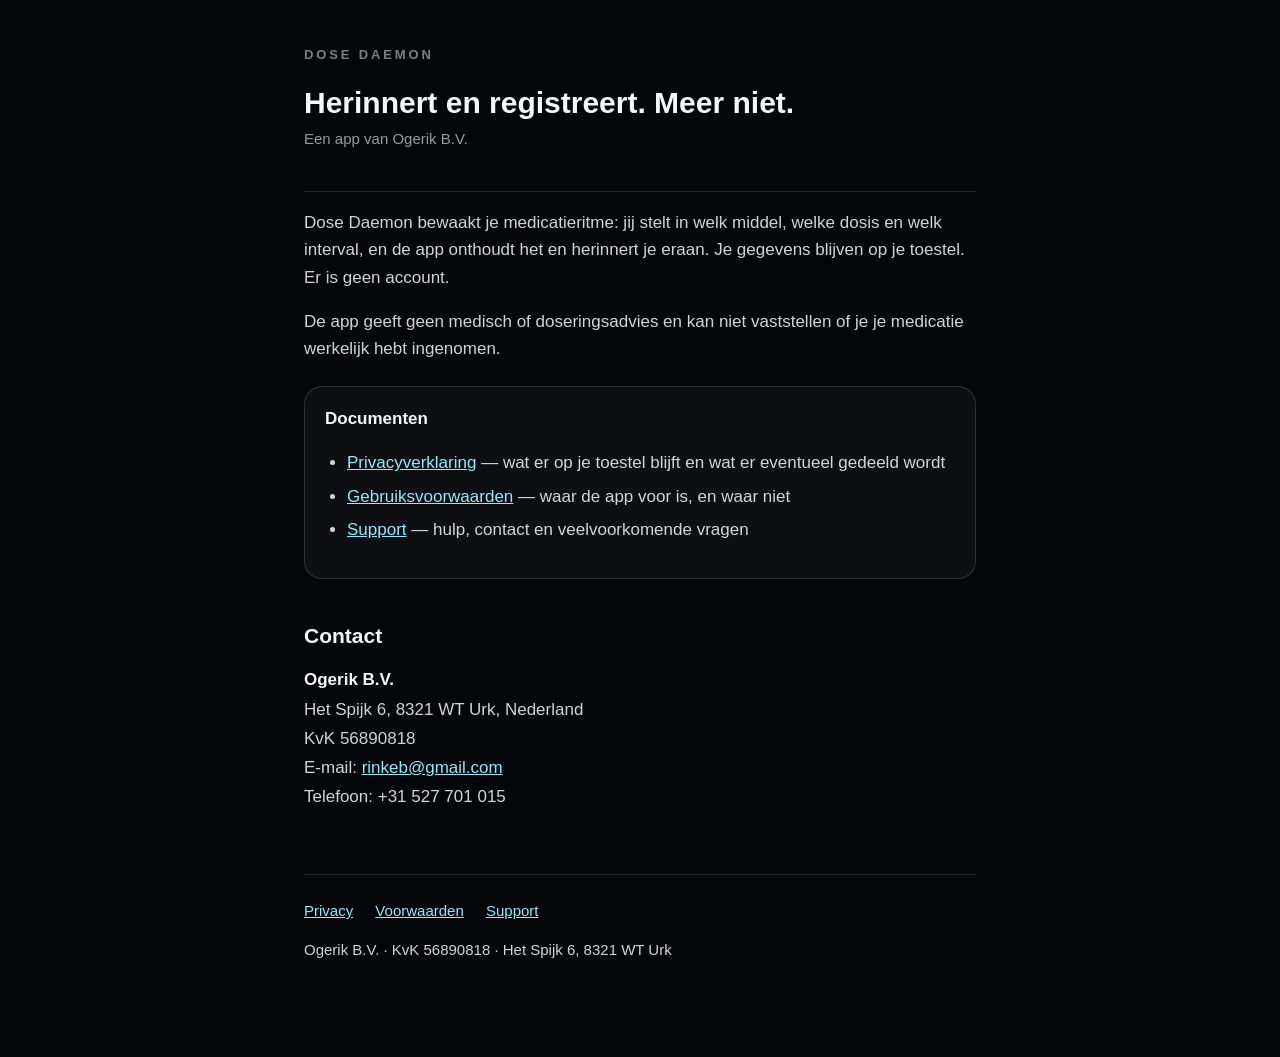
<file: index.html>
<!doctype html>
<html lang="nl">
<head>
<meta charset="utf-8">
<meta name="viewport" content="width=device-width, initial-scale=1">
<title>Dose Daemon</title>
<meta name="description" content="Dose Daemon herinnert en registreert je medicatieritme. Privacyverklaring, gebruiksvoorwaarden en support.">
<link rel="stylesheet" href="/stijl.css">
</head>
<body>

<header>
  <span class="merk">Dose Daemon</span>
  <h1>Herinnert en registreert. Meer niet.</h1>
  <p class="datum">Een app van Ogerik B.V.</p>
</header>

<main>

<p>Dose Daemon bewaakt je medicatieritme: jij stelt in welk middel, welke dosis en
welk interval, en de app onthoudt het en herinnert je eraan. Je gegevens blijven op
je toestel. Er is geen account.</p>

<p>De app geeft geen medisch of doseringsadvies en kan niet vaststellen of je je
medicatie werkelijk hebt ingenomen.</p>

<div class="kader">
  <h3>Documenten</h3>
  <ul>
    <li><a href="/privacy">Privacyverklaring</a> — wat er op je toestel blijft en wat
        er eventueel gedeeld wordt</li>
    <li><a href="/voorwaarden">Gebruiksvoorwaarden</a> — waar de app voor is, en waar
        niet</li>
    <li><a href="/support">Support</a> — hulp, contact en veelvoorkomende vragen</li>
  </ul>
</div>

<h2>Contact</h2>

<dl>
  <dt>Ogerik B.V.</dt>
  <dd>Het Spijk 6, 8321 WT Urk, Nederland</dd>
  <dd>KvK 56890818</dd>
  <dd>E-mail: <a href="mailto:rinkeb@gmail.com">rinkeb@gmail.com</a></dd>
  <dd>Telefoon: +31 527 701 015</dd>
</dl>

</main>

<footer>
  <a href="/privacy">Privacy</a>
  <a href="/voorwaarden">Voorwaarden</a>
  <a href="/support">Support</a>
  <p>Ogerik B.V. · KvK 56890818 · Het Spijk 6, 8321 WT Urk</p>
</footer>

</body>
</html>
</file>
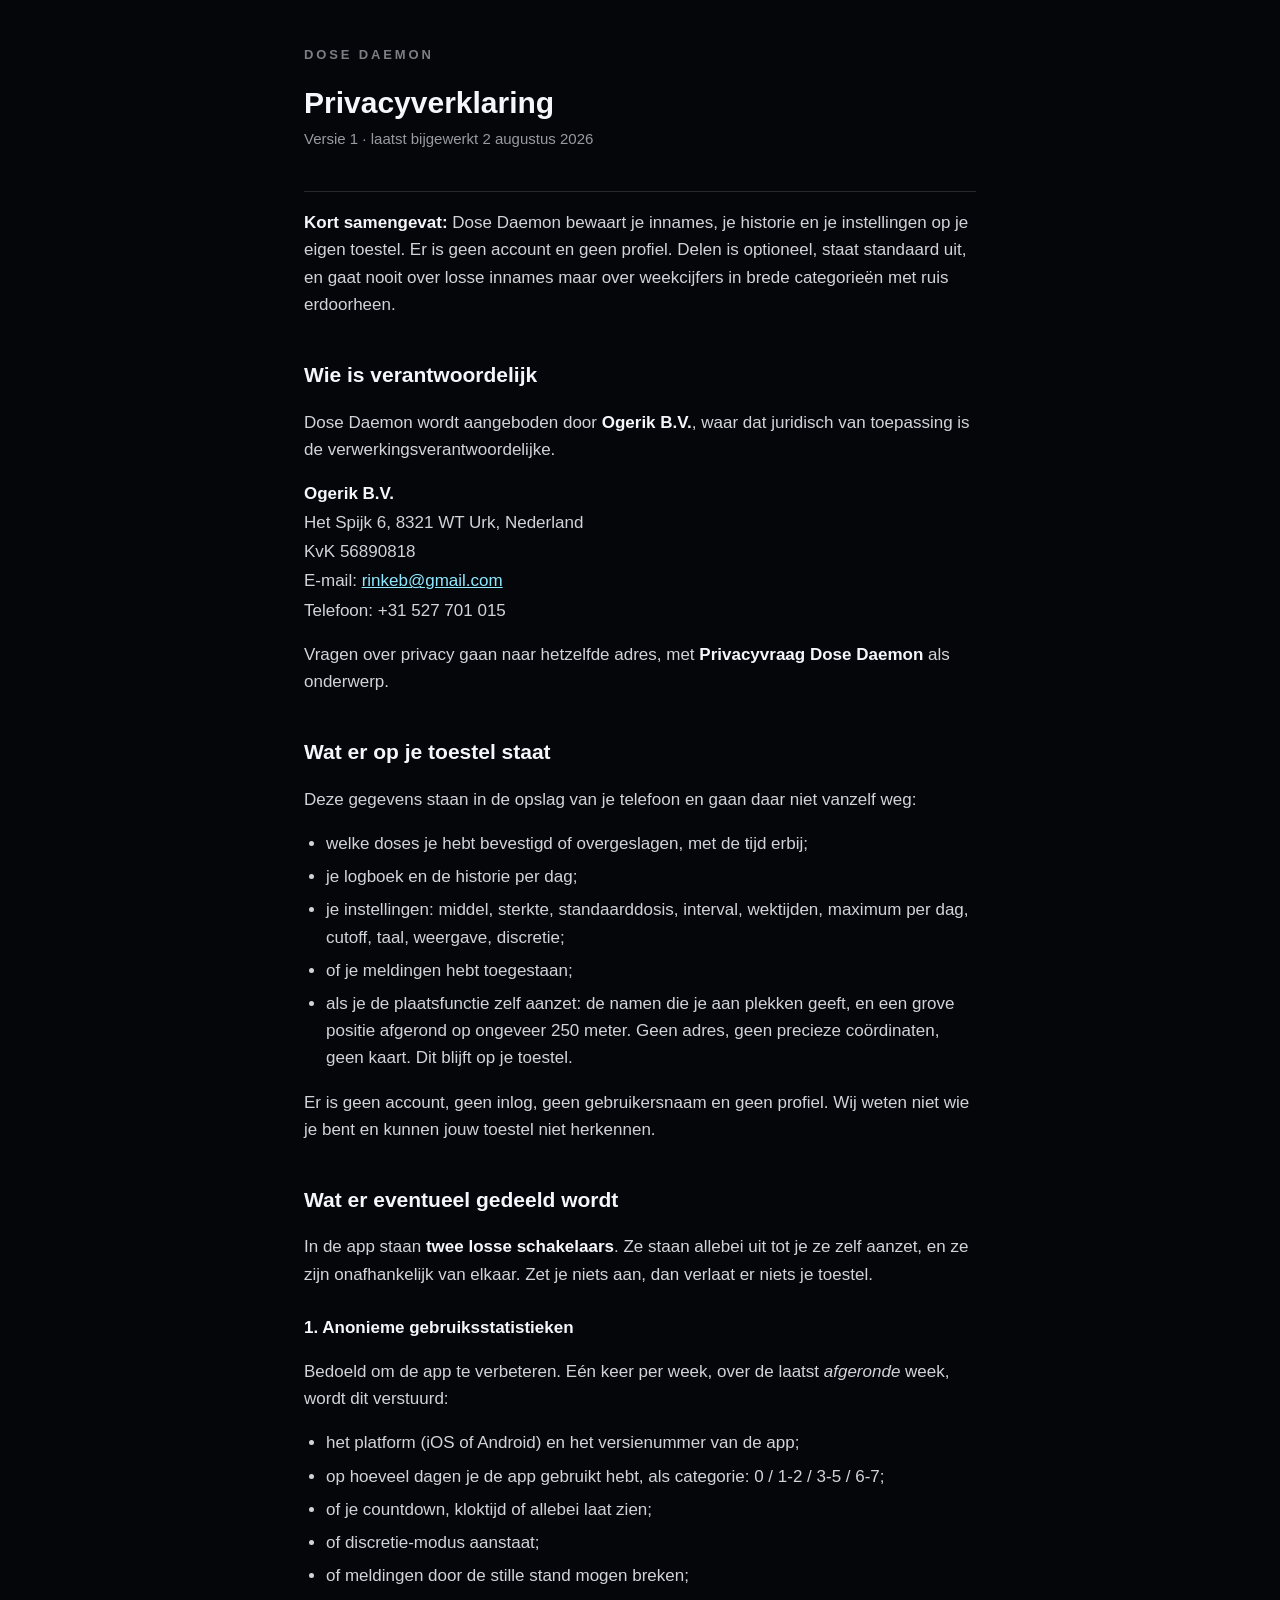
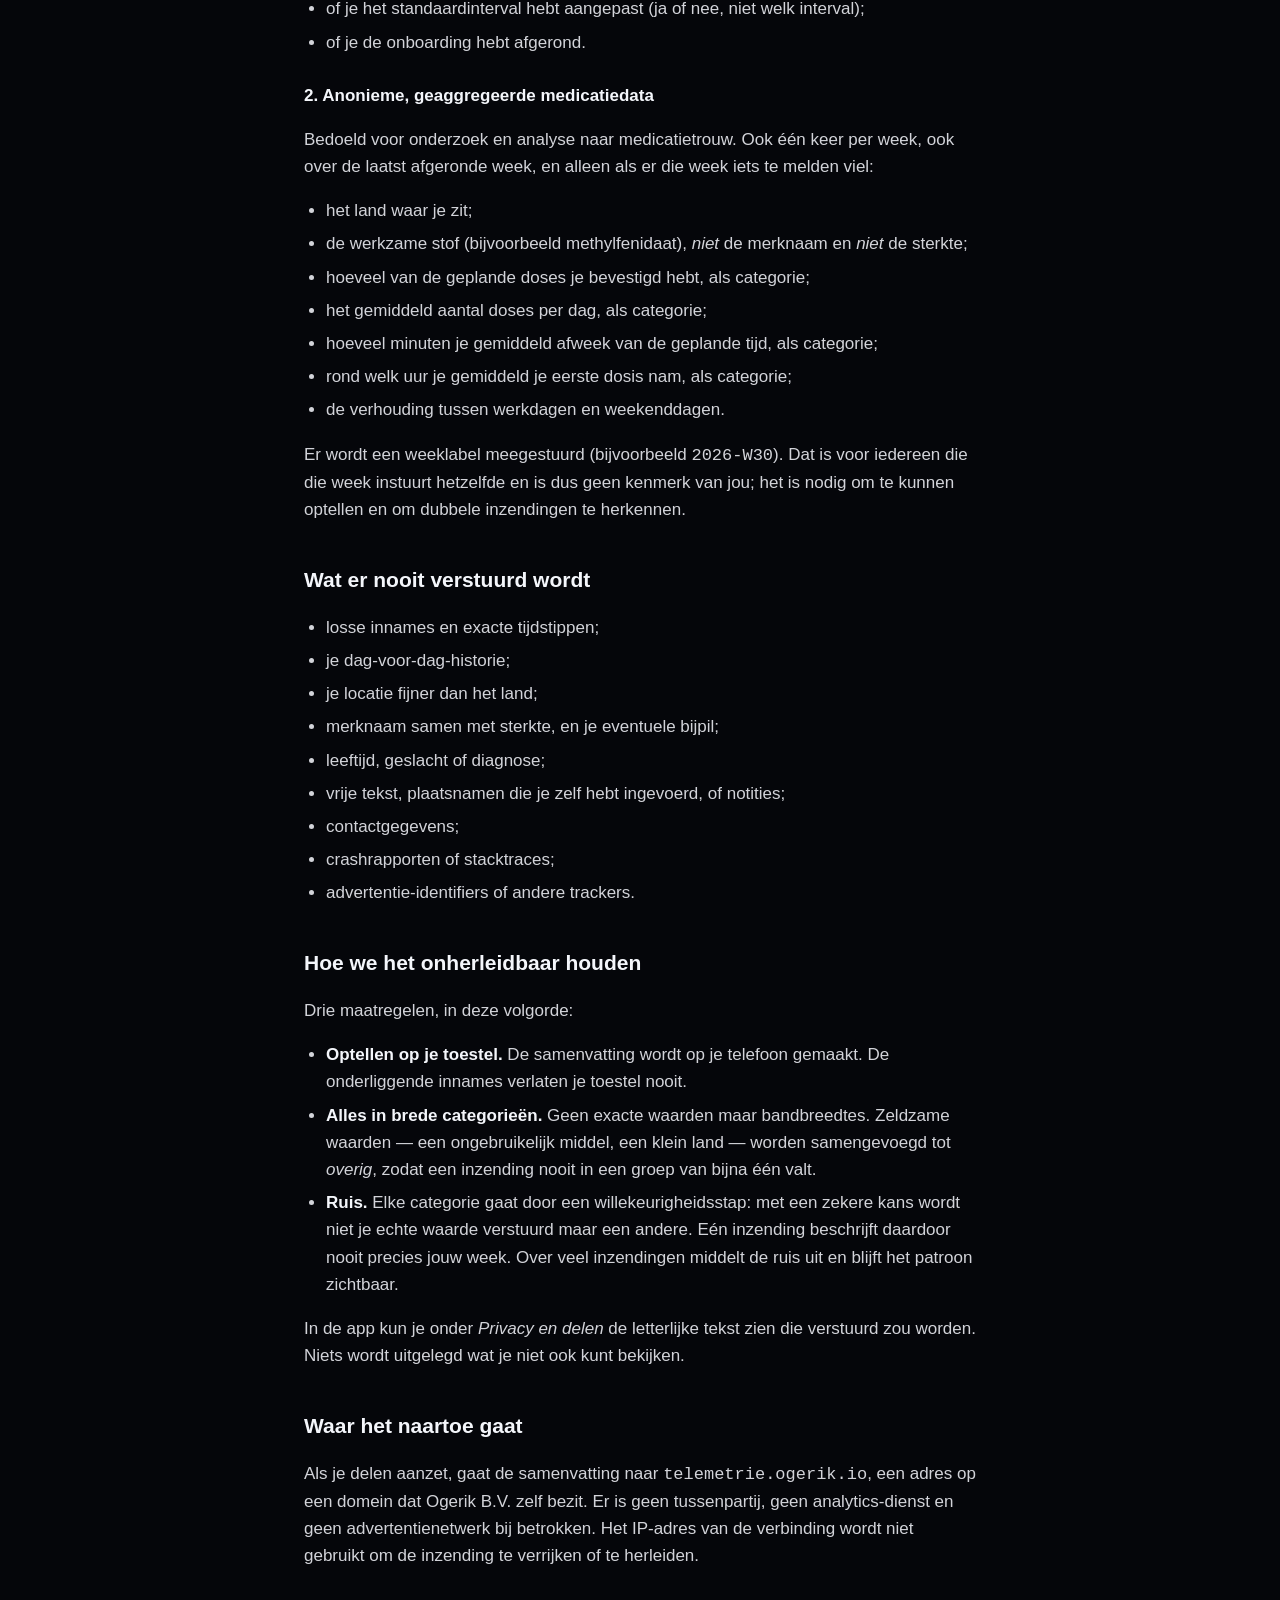
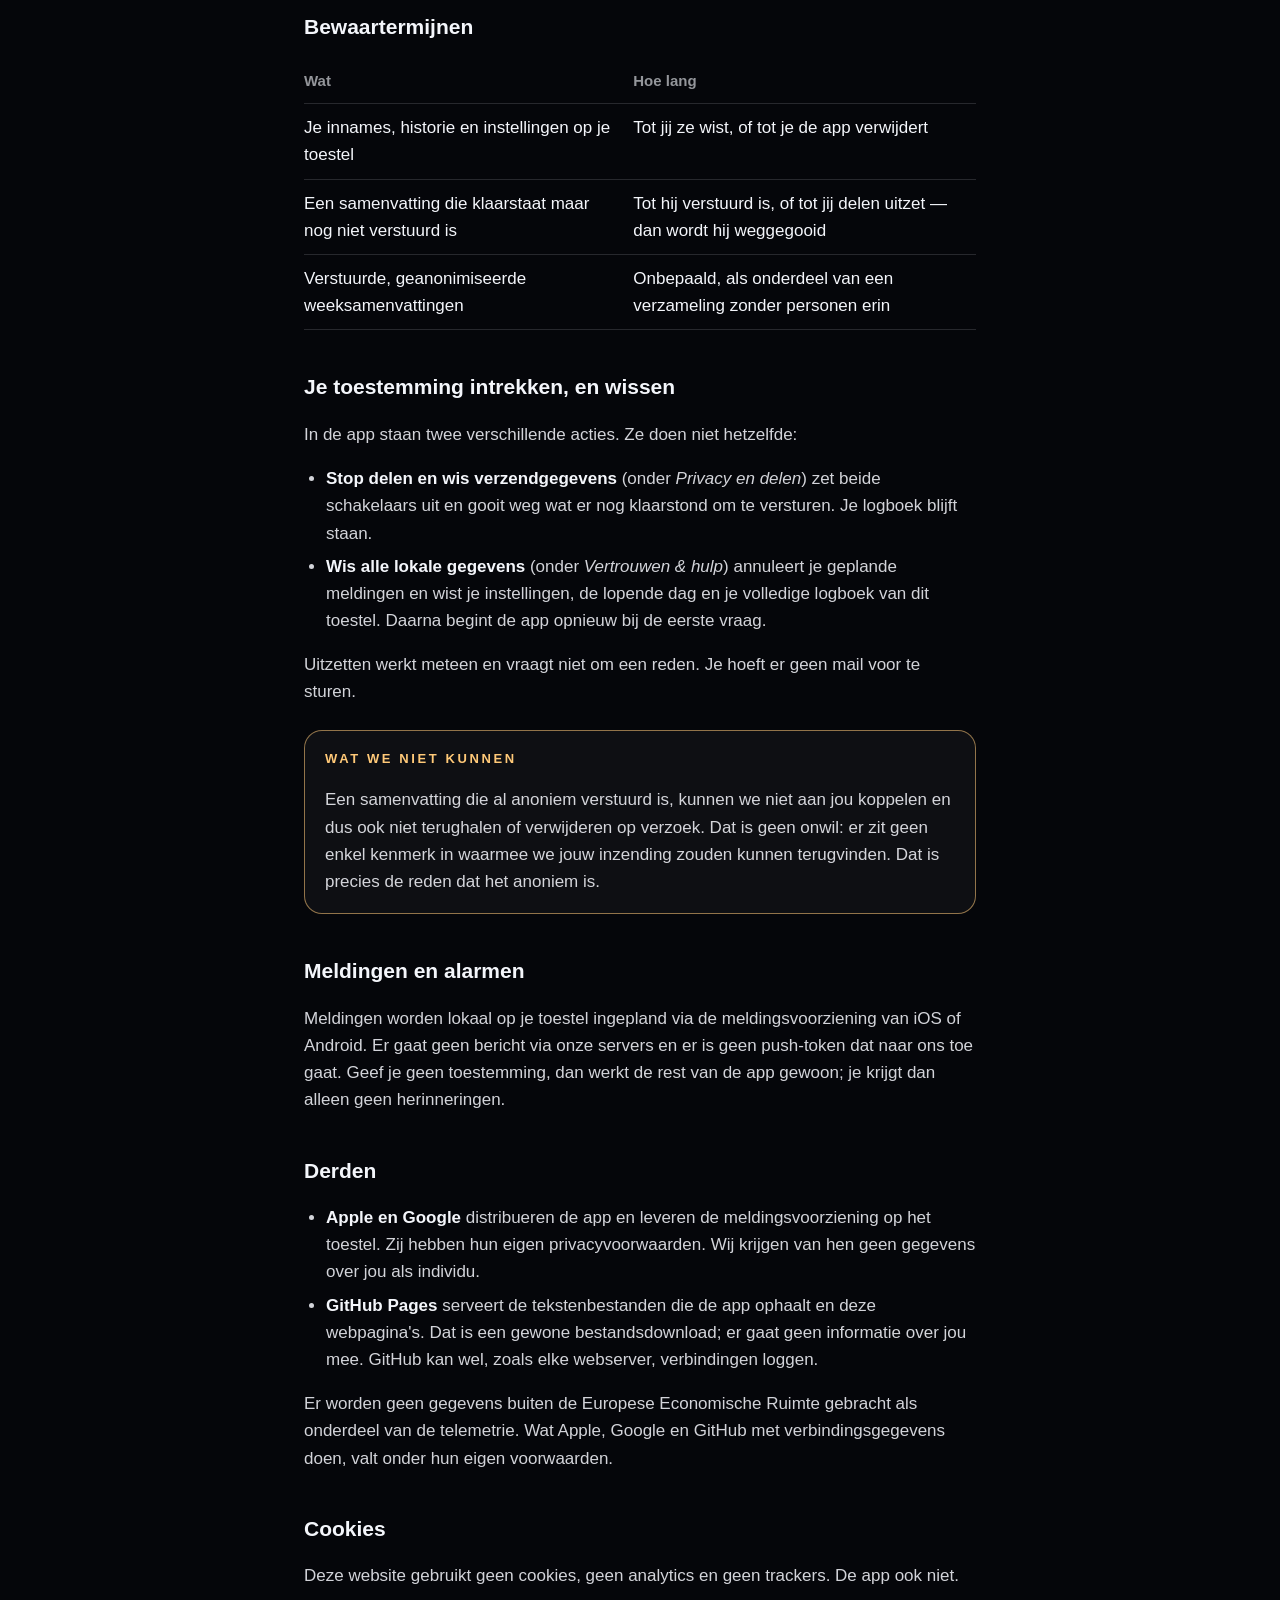
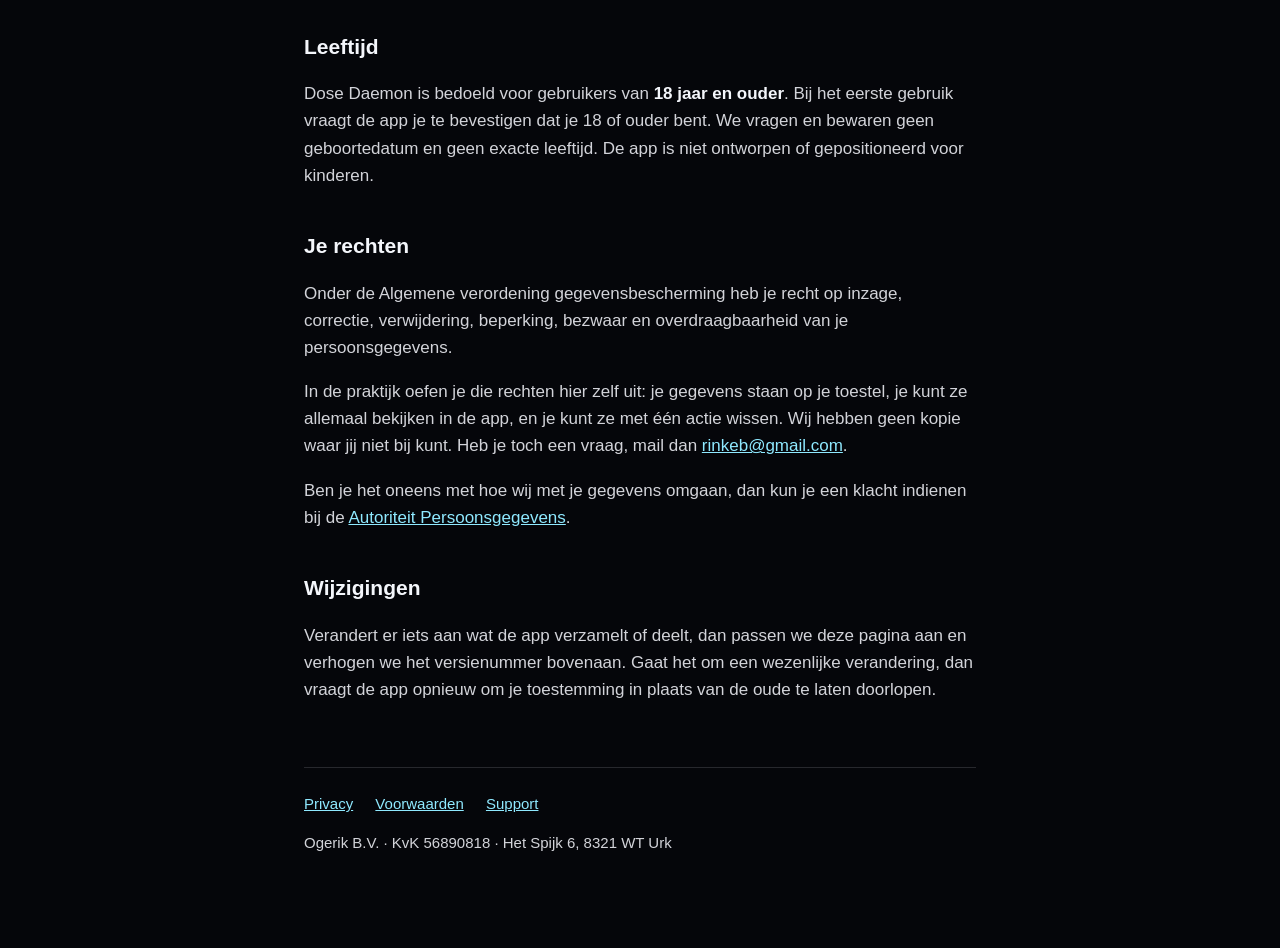
<file: privacy/index.html>
<!doctype html>
<html lang="nl">
<head>
<meta charset="utf-8">
<meta name="viewport" content="width=device-width, initial-scale=1">
<title>Privacyverklaring — Dose Daemon</title>
<meta name="description" content="Wat Dose Daemon met je gegevens doet: alles blijft op je toestel, delen is optioneel en staat standaard uit.">
<link rel="stylesheet" href="/stijl.css">
</head>
<body>

<header>
  <a class="merk" href="/">Dose Daemon</a>
  <h1>Privacyverklaring</h1>
  <p class="datum">Versie 1 · laatst bijgewerkt 2 augustus 2026</p>
</header>

<main>

<p><strong>Kort samengevat:</strong> Dose Daemon bewaart je innames, je historie en
je instellingen op je eigen toestel. Er is geen account en geen profiel. Delen is
optioneel, staat standaard uit, en gaat nooit over losse innames maar over
weekcijfers in brede categorieën met ruis erdoorheen.</p>

<h2>Wie is verantwoordelijk</h2>

<p>Dose Daemon wordt aangeboden door <strong>Ogerik B.V.</strong>, waar dat juridisch
van toepassing is de verwerkingsverantwoordelijke.</p>

<dl>
  <dt>Ogerik B.V.</dt>
  <dd>Het Spijk 6, 8321 WT Urk, Nederland</dd>
  <dd>KvK 56890818</dd>
  <dd>E-mail: <a href="mailto:rinkeb@gmail.com">rinkeb@gmail.com</a></dd>
  <dd>Telefoon: +31 527 701 015</dd>
</dl>

<p>Vragen over privacy gaan naar hetzelfde adres, met
<strong>Privacyvraag Dose Daemon</strong> als onderwerp.</p>

<h2>Wat er op je toestel staat</h2>

<p>Deze gegevens staan in de opslag van je telefoon en gaan daar niet vanzelf
weg:</p>

<ul>
  <li>welke doses je hebt bevestigd of overgeslagen, met de tijd erbij;</li>
  <li>je logboek en de historie per dag;</li>
  <li>je instellingen: middel, sterkte, standaarddosis, interval, wektijden,
      maximum per dag, cutoff, taal, weergave, discretie;</li>
  <li>of je meldingen hebt toegestaan;</li>
  <li>als je de plaatsfunctie zelf aanzet: de namen die je aan plekken geeft, en
      een grove positie afgerond op ongeveer 250 meter. Geen adres, geen precieze
      coördinaten, geen kaart. Dit blijft op je toestel.</li>
</ul>

<p>Er is geen account, geen inlog, geen gebruikersnaam en geen profiel. Wij weten
niet wie je bent en kunnen jouw toestel niet herkennen.</p>

<h2>Wat er eventueel gedeeld wordt</h2>

<p>In de app staan <strong>twee losse schakelaars</strong>. Ze staan allebei uit tot
je ze zelf aanzet, en ze zijn onafhankelijk van elkaar. Zet je niets aan, dan
verlaat er niets je toestel.</p>

<h3>1. Anonieme gebruiksstatistieken</h3>

<p>Bedoeld om de app te verbeteren. Eén keer per week, over de laatst
<em>afgeronde</em> week, wordt dit verstuurd:</p>

<ul>
  <li>het platform (iOS of Android) en het versienummer van de app;</li>
  <li>op hoeveel dagen je de app gebruikt hebt, als categorie: 0 / 1-2 / 3-5 / 6-7;</li>
  <li>of je countdown, kloktijd of allebei laat zien;</li>
  <li>of discretie-modus aanstaat;</li>
  <li>of meldingen door de stille stand mogen breken;</li>
  <li>of je het standaardinterval hebt aangepast (ja of nee, niet welk interval);</li>
  <li>of je de onboarding hebt afgerond.</li>
</ul>

<h3>2. Anonieme, geaggregeerde medicatiedata</h3>

<p>Bedoeld voor onderzoek en analyse naar medicatietrouw. Ook één keer per week,
ook over de laatst afgeronde week, en alleen als er die week iets te melden viel:</p>

<ul>
  <li>het land waar je zit;</li>
  <li>de werkzame stof (bijvoorbeeld methylfenidaat), <em>niet</em> de merknaam en
      <em>niet</em> de sterkte;</li>
  <li>hoeveel van de geplande doses je bevestigd hebt, als categorie;</li>
  <li>het gemiddeld aantal doses per dag, als categorie;</li>
  <li>hoeveel minuten je gemiddeld afweek van de geplande tijd, als categorie;</li>
  <li>rond welk uur je gemiddeld je eerste dosis nam, als categorie;</li>
  <li>de verhouding tussen werkdagen en weekenddagen.</li>
</ul>

<p>Er wordt een weeklabel meegestuurd (bijvoorbeeld <code>2026-W30</code>). Dat is
voor iedereen die die week instuurt hetzelfde en is dus geen kenmerk van jou; het
is nodig om te kunnen optellen en om dubbele inzendingen te herkennen.</p>

<h2>Wat er nooit verstuurd wordt</h2>

<ul>
  <li>losse innames en exacte tijdstippen;</li>
  <li>je dag-voor-dag-historie;</li>
  <li>je locatie fijner dan het land;</li>
  <li>merknaam samen met sterkte, en je eventuele bijpil;</li>
  <li>leeftijd, geslacht of diagnose;</li>
  <li>vrije tekst, plaatsnamen die je zelf hebt ingevoerd, of notities;</li>
  <li>contactgegevens;</li>
  <li>crashrapporten of stacktraces;</li>
  <li>advertentie-identifiers of andere trackers.</li>
</ul>

<h2>Hoe we het onherleidbaar houden</h2>

<p>Drie maatregelen, in deze volgorde:</p>

<ul>
  <li><strong>Optellen op je toestel.</strong> De samenvatting wordt op je telefoon
      gemaakt. De onderliggende innames verlaten je toestel nooit.</li>
  <li><strong>Alles in brede categorieën.</strong> Geen exacte waarden maar
      bandbreedtes. Zeldzame waarden — een ongebruikelijk middel, een klein land —
      worden samengevoegd tot <em>overig</em>, zodat een inzending nooit in een
      groep van bijna één valt.</li>
  <li><strong>Ruis.</strong> Elke categorie gaat door een willekeurigheidsstap: met
      een zekere kans wordt niet je echte waarde verstuurd maar een andere. Eén
      inzending beschrijft daardoor nooit precies jouw week. Over veel inzendingen
      middelt de ruis uit en blijft het patroon zichtbaar.</li>
</ul>

<p>In de app kun je onder <em>Privacy en delen</em> de letterlijke tekst zien die
verstuurd zou worden. Niets wordt uitgelegd wat je niet ook kunt bekijken.</p>

<h2>Waar het naartoe gaat</h2>

<p>Als je delen aanzet, gaat de samenvatting naar
<code>telemetrie.ogerik.io</code>, een adres op een domein dat Ogerik B.V. zelf
bezit. Er is geen tussenpartij, geen analytics-dienst en geen advertentienetwerk
bij betrokken. Het IP-adres van de verbinding wordt niet gebruikt om de inzending
te verrijken of te herleiden.</p>

<h2>Bewaartermijnen</h2>

<table>
  <tr>
    <th>Wat</th>
    <th>Hoe lang</th>
  </tr>
  <tr>
    <td>Je innames, historie en instellingen op je toestel</td>
    <td>Tot jij ze wist, of tot je de app verwijdert</td>
  </tr>
  <tr>
    <td>Een samenvatting die klaarstaat maar nog niet verstuurd is</td>
    <td>Tot hij verstuurd is, of tot jij delen uitzet — dan wordt hij weggegooid</td>
  </tr>
  <tr>
    <td>Verstuurde, geanonimiseerde weeksamenvattingen</td>
    <td>Onbepaald, als onderdeel van een verzameling zonder personen erin</td>
  </tr>
</table>

<h2>Je toestemming intrekken, en wissen</h2>

<p>In de app staan twee verschillende acties. Ze doen niet hetzelfde:</p>

<ul>
  <li><strong>Stop delen en wis verzendgegevens</strong> (onder <em>Privacy en
      delen</em>) zet beide schakelaars uit en gooit weg wat er nog klaarstond om
      te versturen. Je logboek blijft staan.</li>
  <li><strong>Wis alle lokale gegevens</strong> (onder <em>Vertrouwen &amp;
      hulp</em>) annuleert je geplande meldingen en wist je instellingen, de
      lopende dag en je volledige logboek van dit toestel. Daarna begint de app
      opnieuw bij de eerste vraag.</li>
</ul>

<p>Uitzetten werkt meteen en vraagt niet om een reden. Je hoeft er geen mail voor
te sturen.</p>

<div class="kader let-op">
  <p class="let-op-kop">Wat we niet kunnen</p>
  <p>Een samenvatting die al anoniem verstuurd is, kunnen we niet aan jou koppelen
  en dus ook niet terughalen of verwijderen op verzoek. Dat is geen onwil: er zit
  geen enkel kenmerk in waarmee we jouw inzending zouden kunnen terugvinden. Dat is
  precies de reden dat het anoniem is.</p>
</div>

<h2>Meldingen en alarmen</h2>

<p>Meldingen worden lokaal op je toestel ingepland via de meldingsvoorziening van
iOS of Android. Er gaat geen bericht via onze servers en er is geen push-token dat
naar ons toe gaat. Geef je geen toestemming, dan werkt de rest van de app gewoon;
je krijgt dan alleen geen herinneringen.</p>

<h2>Derden</h2>

<ul>
  <li><strong>Apple en Google</strong> distribueren de app en leveren de
      meldingsvoorziening op het toestel. Zij hebben hun eigen privacyvoorwaarden.
      Wij krijgen van hen geen gegevens over jou als individu.</li>
  <li><strong>GitHub Pages</strong> serveert de tekstenbestanden die de app
      ophaalt en deze webpagina's. Dat is een gewone bestandsdownload; er gaat geen
      informatie over jou mee. GitHub kan wel, zoals elke webserver, verbindingen
      loggen.</li>
</ul>

<p>Er worden geen gegevens buiten de Europese Economische Ruimte gebracht als
onderdeel van de telemetrie. Wat Apple, Google en GitHub met verbindingsgegevens
doen, valt onder hun eigen voorwaarden.</p>

<h2>Cookies</h2>

<p>Deze website gebruikt geen cookies, geen analytics en geen trackers. De app ook
niet.</p>

<h2>Leeftijd</h2>

<p>Dose Daemon is bedoeld voor gebruikers van <strong>18 jaar en ouder</strong>. Bij
het eerste gebruik vraagt de app je te bevestigen dat je 18 of ouder bent. We
vragen en bewaren geen geboortedatum en geen exacte leeftijd. De app is niet
ontworpen of gepositioneerd voor kinderen.</p>

<h2>Je rechten</h2>

<p>Onder de Algemene verordening gegevensbescherming heb je recht op inzage,
correctie, verwijdering, beperking, bezwaar en overdraagbaarheid van je
persoonsgegevens.</p>

<p>In de praktijk oefen je die rechten hier zelf uit: je gegevens staan op je
toestel, je kunt ze allemaal bekijken in de app, en je kunt ze met één actie
wissen. Wij hebben geen kopie waar jij niet bij kunt. Heb je toch een vraag,
mail dan <a href="mailto:rinkeb@gmail.com">rinkeb@gmail.com</a>.</p>

<p>Ben je het oneens met hoe wij met je gegevens omgaan, dan kun je een klacht
indienen bij de <a href="https://autoriteitpersoonsgegevens.nl">Autoriteit
Persoonsgegevens</a>.</p>

<h2>Wijzigingen</h2>

<p>Verandert er iets aan wat de app verzamelt of deelt, dan passen we deze pagina
aan en verhogen we het versienummer bovenaan. Gaat het om een wezenlijke
verandering, dan vraagt de app opnieuw om je toestemming in plaats van de oude te
laten doorlopen.</p>

</main>

<footer>
  <a href="/privacy">Privacy</a>
  <a href="/voorwaarden">Voorwaarden</a>
  <a href="/support">Support</a>
  <p>Ogerik B.V. · KvK 56890818 · Het Spijk 6, 8321 WT Urk</p>
</footer>

</body>
</html>
</file>
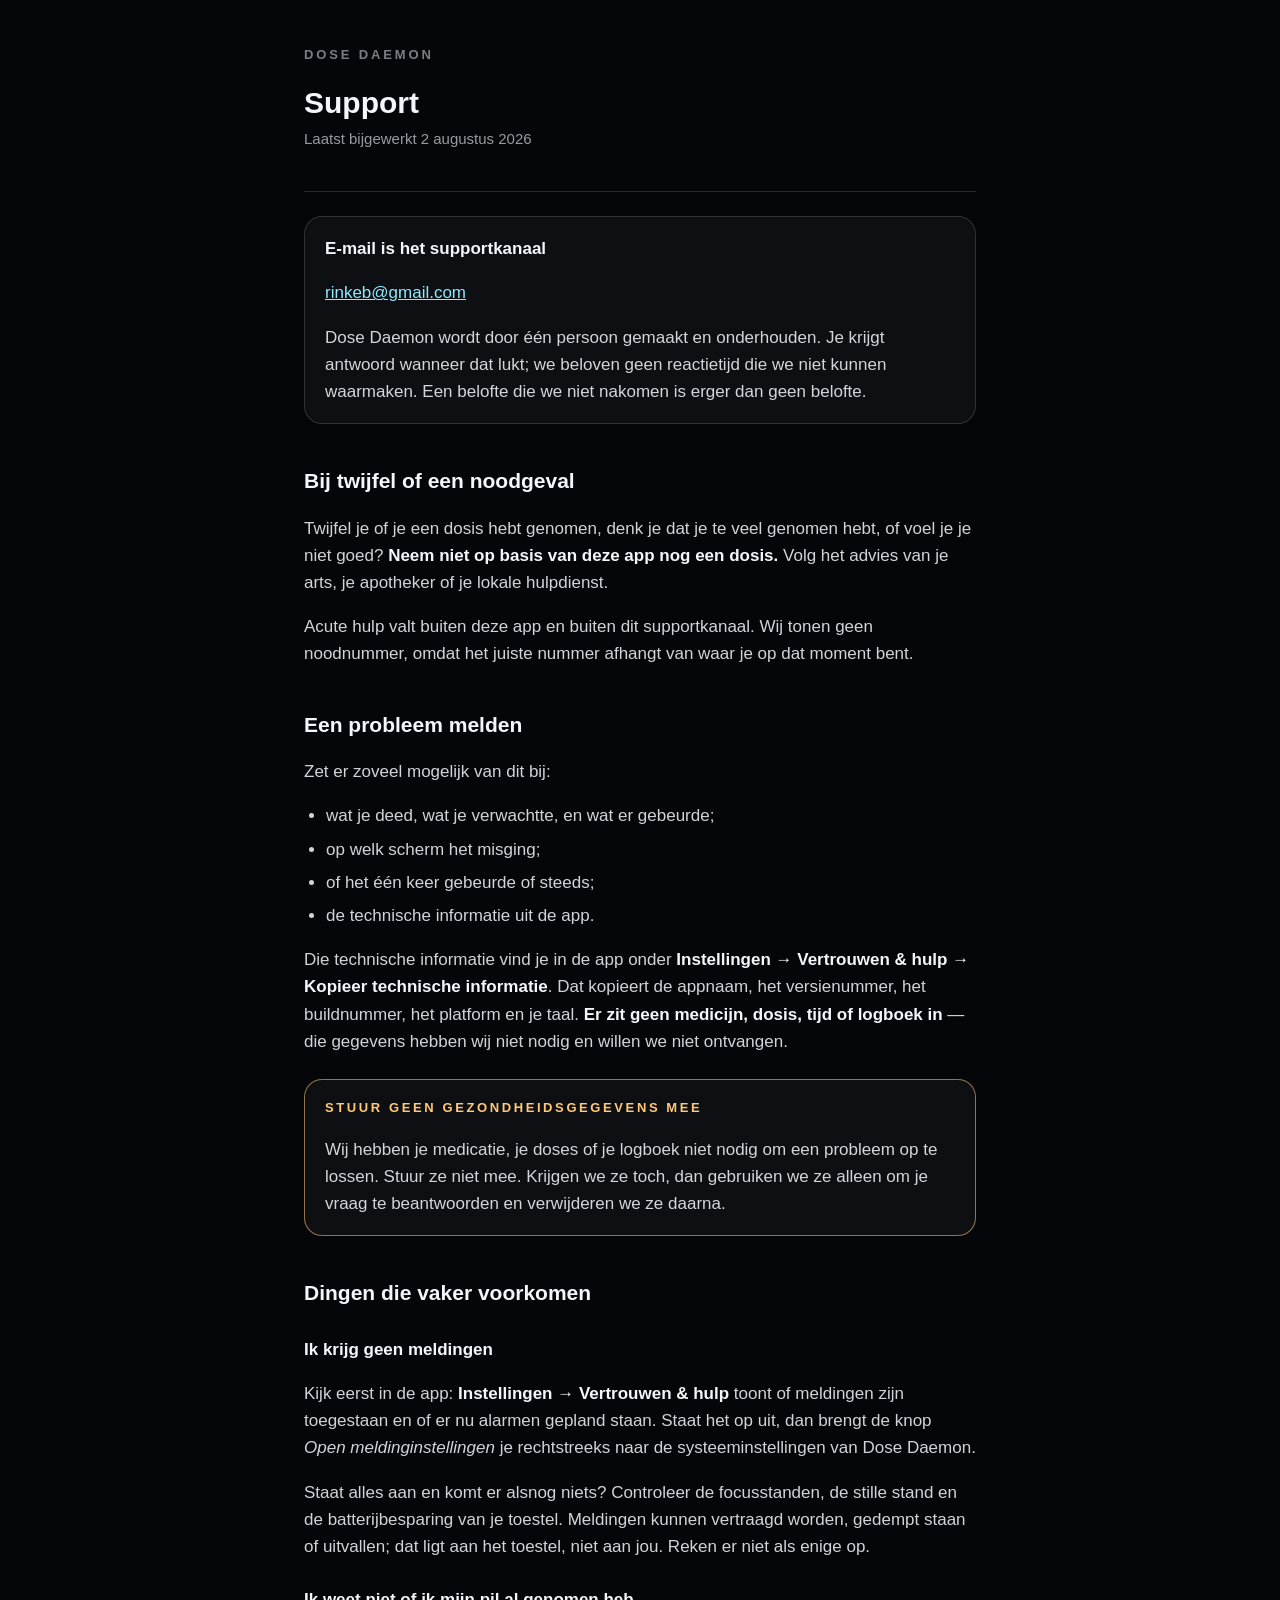
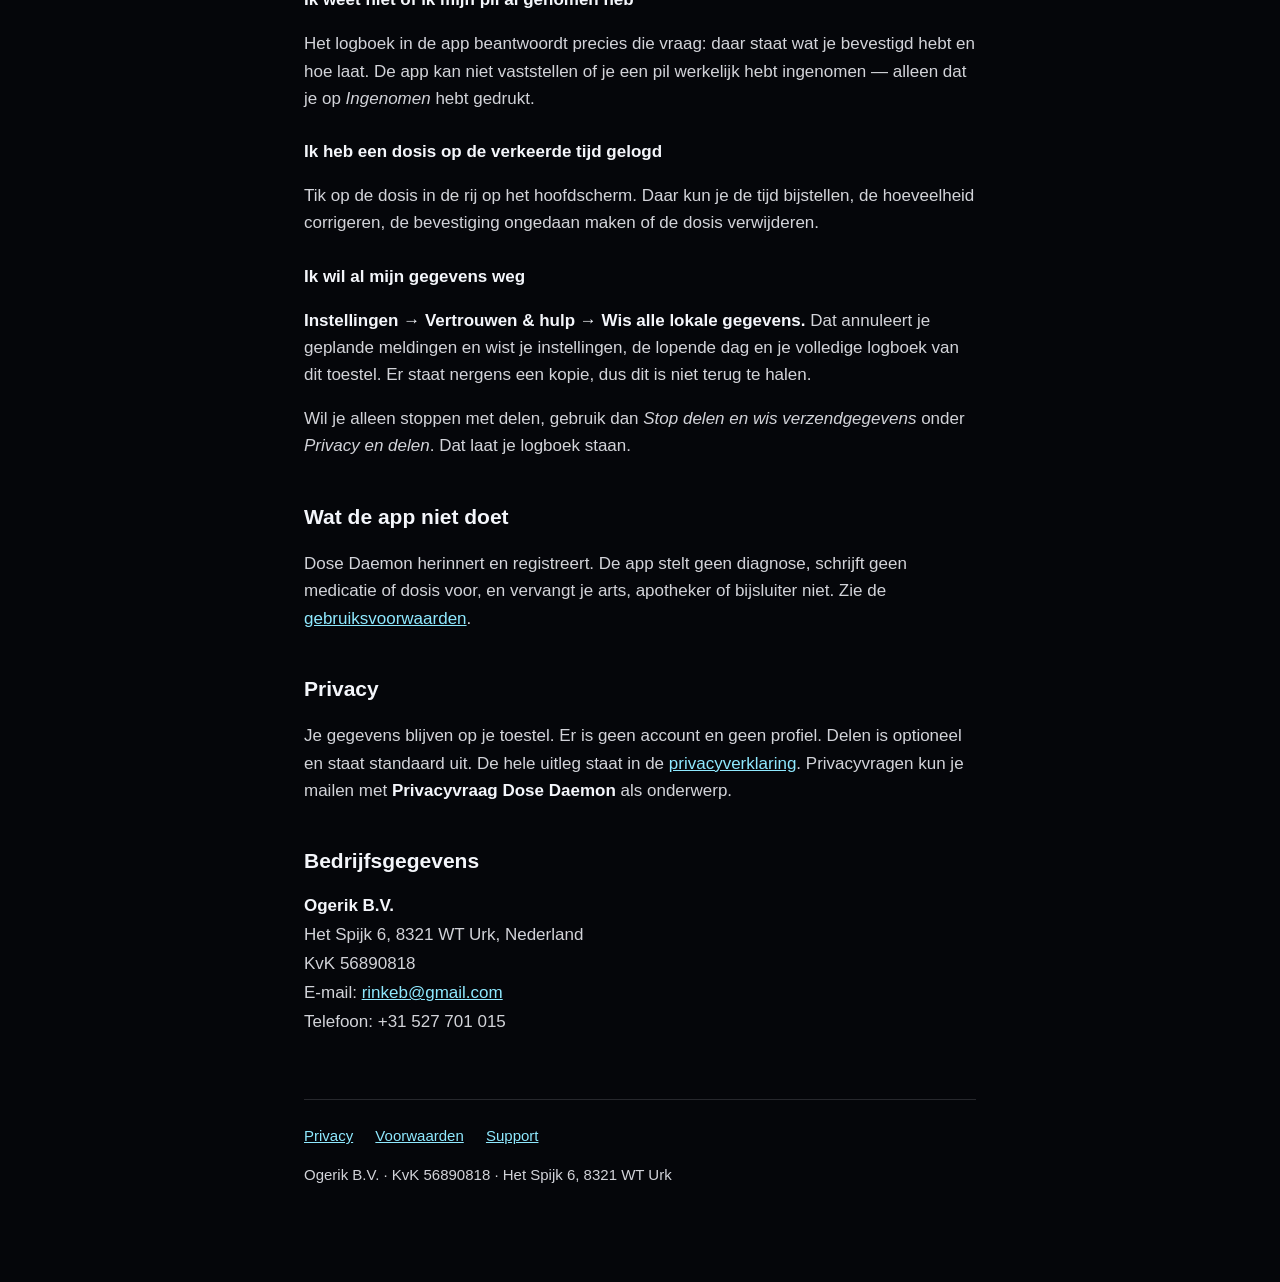
<file: support/index.html>
<!doctype html>
<html lang="nl">
<head>
<meta charset="utf-8">
<meta name="viewport" content="width=device-width, initial-scale=1">
<title>Support — Dose Daemon</title>
<meta name="description" content="Hulp bij Dose Daemon. E-mail is het supportkanaal; hier staat wat je kunt meesturen en wat de app wel en niet kan.">
<link rel="stylesheet" href="/stijl.css">
</head>
<body>

<header>
  <a class="merk" href="/">Dose Daemon</a>
  <h1>Support</h1>
  <p class="datum">Laatst bijgewerkt 2 augustus 2026</p>
</header>

<main>

<div class="kader">
  <h3>E-mail is het supportkanaal</h3>
  <p><a href="mailto:rinkeb@gmail.com">rinkeb@gmail.com</a></p>
  <p>Dose Daemon wordt door één persoon gemaakt en onderhouden. Je krijgt antwoord
  wanneer dat lukt; we beloven geen reactietijd die we niet kunnen waarmaken. Een
  belofte die we niet nakomen is erger dan geen belofte.</p>
</div>

<h2>Bij twijfel of een noodgeval</h2>

<p>Twijfel je of je een dosis hebt genomen, denk je dat je te veel genomen hebt, of
voel je je niet goed? <strong>Neem niet op basis van deze app nog een dosis.</strong>
Volg het advies van je arts, je apotheker of je lokale hulpdienst.</p>

<p>Acute hulp valt buiten deze app en buiten dit supportkanaal. Wij tonen geen
noodnummer, omdat het juiste nummer afhangt van waar je op dat moment bent.</p>

<h2>Een probleem melden</h2>

<p>Zet er zoveel mogelijk van dit bij:</p>

<ul>
  <li>wat je deed, wat je verwachtte, en wat er gebeurde;</li>
  <li>op welk scherm het misging;</li>
  <li>of het één keer gebeurde of steeds;</li>
  <li>de technische informatie uit de app.</li>
</ul>

<p>Die technische informatie vind je in de app onder
<strong>Instellingen → Vertrouwen &amp; hulp → Kopieer technische informatie</strong>.
Dat kopieert de appnaam, het versienummer, het buildnummer, het platform en je
taal. <strong>Er zit geen medicijn, dosis, tijd of logboek in</strong> — die
gegevens hebben wij niet nodig en willen we niet ontvangen.</p>

<div class="kader let-op">
  <p class="let-op-kop">Stuur geen gezondheidsgegevens mee</p>
  <p>Wij hebben je medicatie, je doses of je logboek niet nodig om een probleem op
  te lossen. Stuur ze niet mee. Krijgen we ze toch, dan gebruiken we ze alleen om
  je vraag te beantwoorden en verwijderen we ze daarna.</p>
</div>

<h2>Dingen die vaker voorkomen</h2>

<h3>Ik krijg geen meldingen</h3>

<p>Kijk eerst in de app: <strong>Instellingen → Vertrouwen &amp; hulp</strong> toont
of meldingen zijn toegestaan en of er nu alarmen gepland staan. Staat het op uit,
dan brengt de knop <em>Open meldinginstellingen</em> je rechtstreeks naar de
systeeminstellingen van Dose Daemon.</p>

<p>Staat alles aan en komt er alsnog niets? Controleer de focusstanden, de stille
stand en de batterijbesparing van je toestel. Meldingen kunnen vertraagd worden,
gedempt staan of uitvallen; dat ligt aan het toestel, niet aan jou. Reken er niet
als enige op.</p>

<h3>Ik weet niet of ik mijn pil al genomen heb</h3>

<p>Het logboek in de app beantwoordt precies die vraag: daar staat wat je bevestigd
hebt en hoe laat. De app kan niet vaststellen of je een pil werkelijk hebt
ingenomen — alleen dat je op <em>Ingenomen</em> hebt gedrukt.</p>

<h3>Ik heb een dosis op de verkeerde tijd gelogd</h3>

<p>Tik op de dosis in de rij op het hoofdscherm. Daar kun je de tijd bijstellen, de
hoeveelheid corrigeren, de bevestiging ongedaan maken of de dosis verwijderen.</p>

<h3>Ik wil al mijn gegevens weg</h3>

<p><strong>Instellingen → Vertrouwen &amp; hulp → Wis alle lokale gegevens.</strong>
Dat annuleert je geplande meldingen en wist je instellingen, de lopende dag en je
volledige logboek van dit toestel. Er staat nergens een kopie, dus dit is niet
terug te halen.</p>

<p>Wil je alleen stoppen met delen, gebruik dan <em>Stop delen en wis
verzendgegevens</em> onder <em>Privacy en delen</em>. Dat laat je logboek staan.</p>

<h2>Wat de app niet doet</h2>

<p>Dose Daemon herinnert en registreert. De app stelt geen diagnose, schrijft geen
medicatie of dosis voor, en vervangt je arts, apotheker of bijsluiter niet. Zie de
<a href="/voorwaarden">gebruiksvoorwaarden</a>.</p>

<h2>Privacy</h2>

<p>Je gegevens blijven op je toestel. Er is geen account en geen profiel. Delen is
optioneel en staat standaard uit. De hele uitleg staat in de
<a href="/privacy">privacyverklaring</a>. Privacyvragen kun je mailen met
<strong>Privacyvraag Dose Daemon</strong> als onderwerp.</p>

<h2>Bedrijfsgegevens</h2>

<dl>
  <dt>Ogerik B.V.</dt>
  <dd>Het Spijk 6, 8321 WT Urk, Nederland</dd>
  <dd>KvK 56890818</dd>
  <dd>E-mail: <a href="mailto:rinkeb@gmail.com">rinkeb@gmail.com</a></dd>
  <dd>Telefoon: +31 527 701 015</dd>
</dl>

</main>

<footer>
  <a href="/privacy">Privacy</a>
  <a href="/voorwaarden">Voorwaarden</a>
  <a href="/support">Support</a>
  <p>Ogerik B.V. · KvK 56890818 · Het Spijk 6, 8321 WT Urk</p>
</footer>

</body>
</html>
</file>
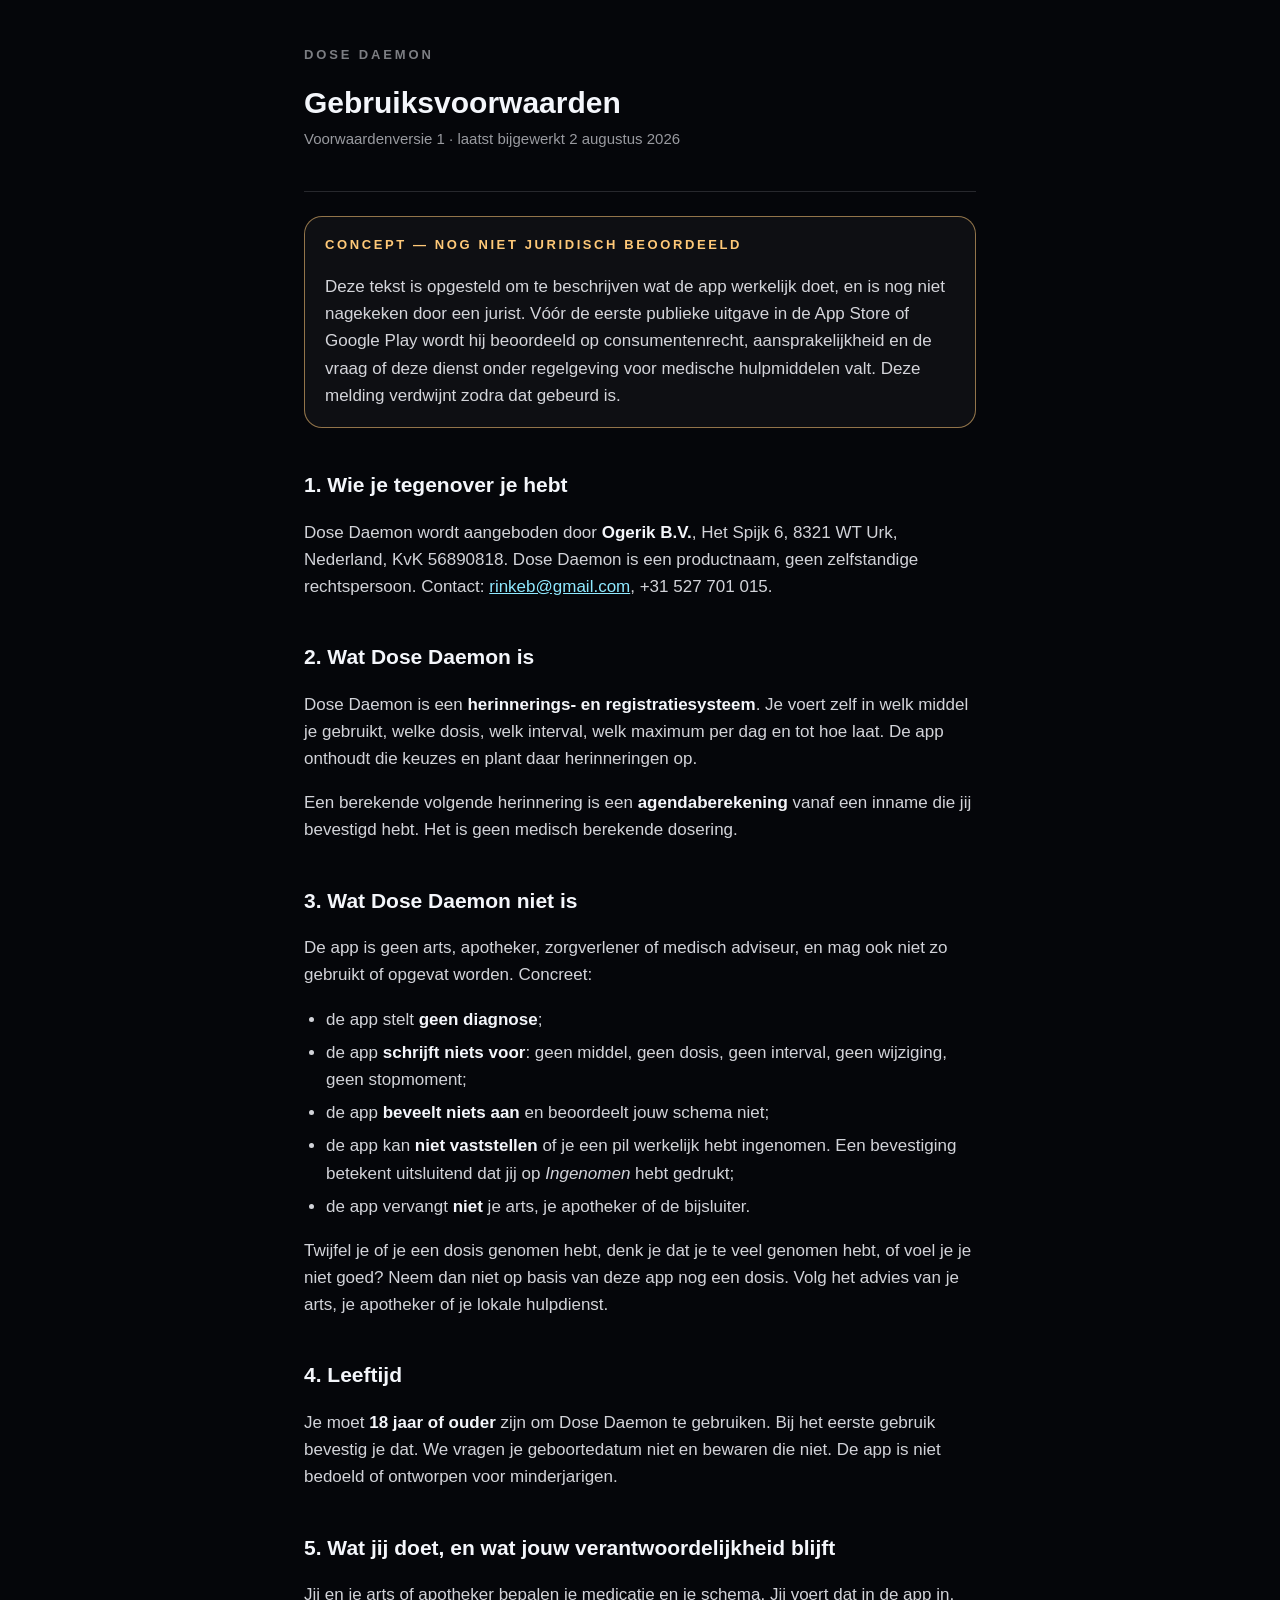
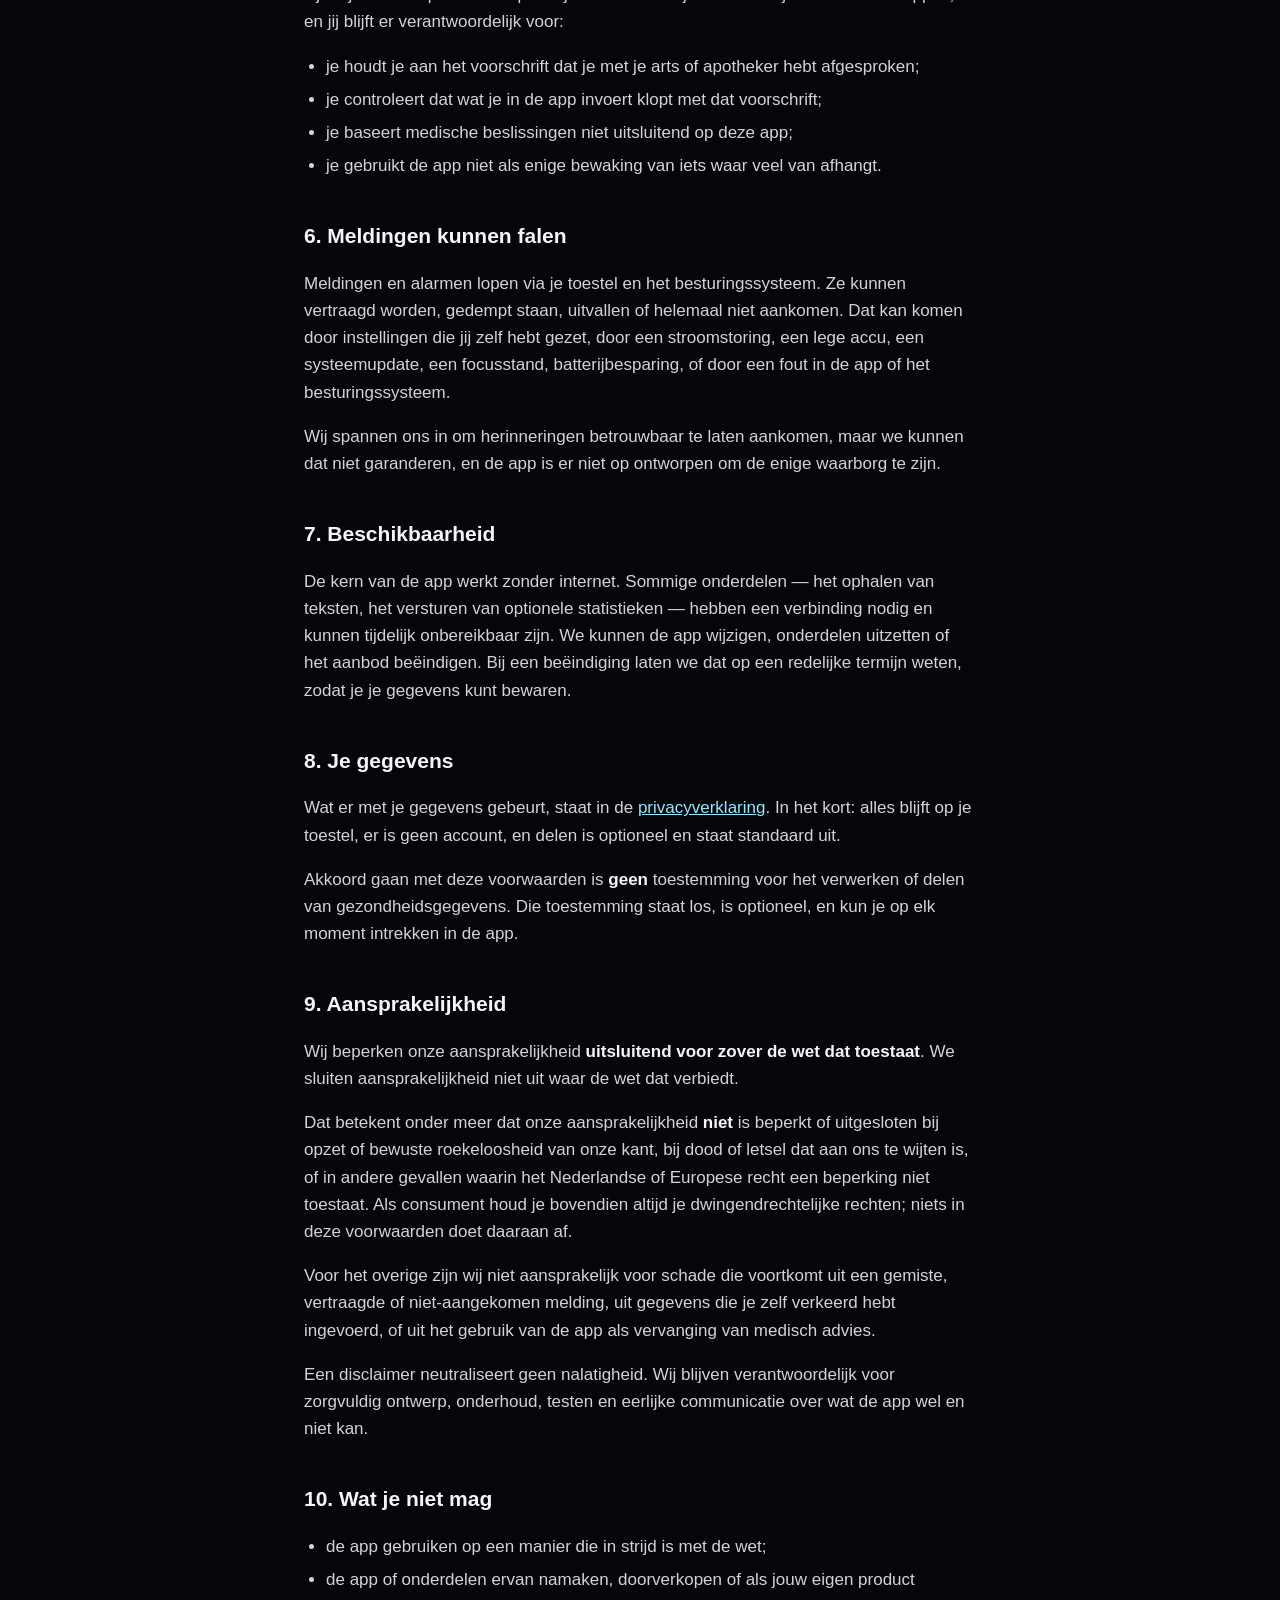
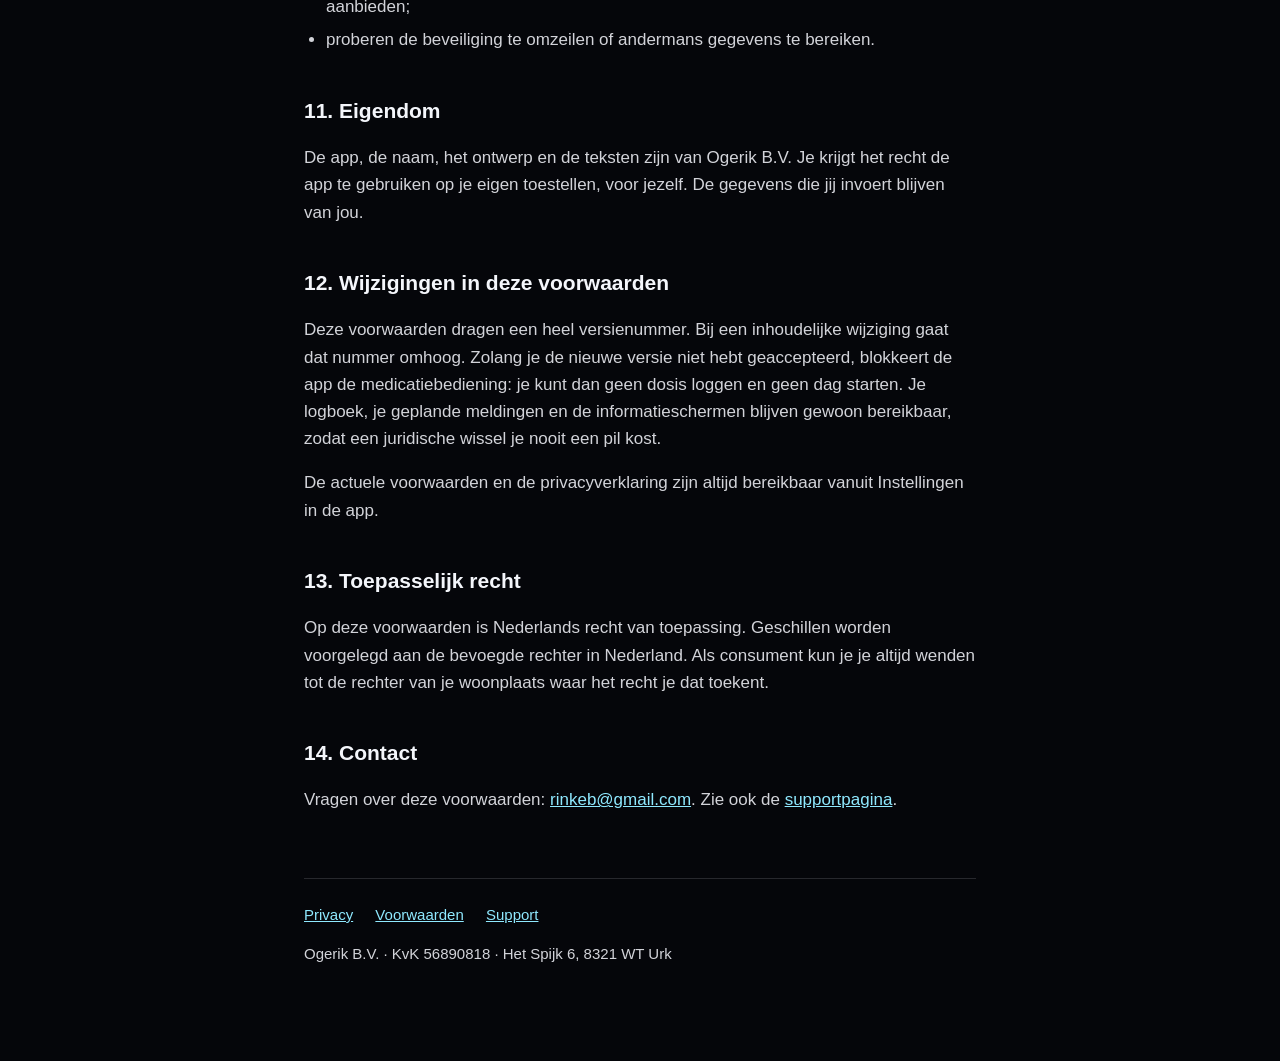
<file: voorwaarden/index.html>
<!doctype html>
<html lang="nl">
<head>
<meta charset="utf-8">
<meta name="viewport" content="width=device-width, initial-scale=1">
<title>Gebruiksvoorwaarden — Dose Daemon</title>
<meta name="description" content="De voorwaarden voor het gebruik van Dose Daemon. De app herinnert en registreert, en geeft geen medisch of doseringsadvies.">
<link rel="stylesheet" href="/stijl.css">
</head>
<body>

<header>
  <a class="merk" href="/">Dose Daemon</a>
  <h1>Gebruiksvoorwaarden</h1>
  <p class="datum">Voorwaardenversie 1 · laatst bijgewerkt 2 augustus 2026</p>
</header>

<main>

<div class="kader let-op">
  <p class="let-op-kop">Concept — nog niet juridisch beoordeeld</p>
  <p>Deze tekst is opgesteld om te beschrijven wat de app werkelijk doet, en is nog
  niet nagekeken door een jurist. Vóór de eerste publieke uitgave in de App Store
  of Google Play wordt hij beoordeeld op consumentenrecht, aansprakelijkheid en de
  vraag of deze dienst onder regelgeving voor medische hulpmiddelen valt. Deze
  melding verdwijnt zodra dat gebeurd is.</p>
</div>

<h2>1. Wie je tegenover je hebt</h2>

<p>Dose Daemon wordt aangeboden door <strong>Ogerik B.V.</strong>, Het Spijk 6,
8321 WT Urk, Nederland, KvK 56890818. Dose Daemon is een productnaam, geen
zelfstandige rechtspersoon. Contact:
<a href="mailto:rinkeb@gmail.com">rinkeb@gmail.com</a>, +31 527 701 015.</p>

<h2>2. Wat Dose Daemon is</h2>

<p>Dose Daemon is een <strong>herinnerings- en registratiesysteem</strong>. Je voert
zelf in welk middel je gebruikt, welke dosis, welk interval, welk maximum per dag
en tot hoe laat. De app onthoudt die keuzes en plant daar herinneringen op.</p>

<p>Een berekende volgende herinnering is een <strong>agendaberekening</strong> vanaf
een inname die jij bevestigd hebt. Het is geen medisch berekende dosering.</p>

<h2>3. Wat Dose Daemon niet is</h2>

<p>De app is geen arts, apotheker, zorgverlener of medisch adviseur, en mag ook niet
zo gebruikt of opgevat worden. Concreet:</p>

<ul>
  <li>de app stelt <strong>geen diagnose</strong>;</li>
  <li>de app <strong>schrijft niets voor</strong>: geen middel, geen dosis, geen
      interval, geen wijziging, geen stopmoment;</li>
  <li>de app <strong>beveelt niets aan</strong> en beoordeelt jouw schema niet;</li>
  <li>de app kan <strong>niet vaststellen</strong> of je een pil werkelijk hebt
      ingenomen. Een bevestiging betekent uitsluitend dat jij op
      <em>Ingenomen</em> hebt gedrukt;</li>
  <li>de app vervangt <strong>niet</strong> je arts, je apotheker of de bijsluiter.</li>
</ul>

<p>Twijfel je of je een dosis genomen hebt, denk je dat je te veel genomen hebt, of
voel je je niet goed? Neem dan niet op basis van deze app nog een dosis. Volg het
advies van je arts, je apotheker of je lokale hulpdienst.</p>

<h2>4. Leeftijd</h2>

<p>Je moet <strong>18 jaar of ouder</strong> zijn om Dose Daemon te gebruiken. Bij
het eerste gebruik bevestig je dat. We vragen je geboortedatum niet en bewaren die
niet. De app is niet bedoeld of ontworpen voor minderjarigen.</p>

<h2>5. Wat jij doet, en wat jouw verantwoordelijkheid blijft</h2>

<p>Jij en je arts of apotheker bepalen je medicatie en je schema. Jij voert dat in
de app in, en jij blijft er verantwoordelijk voor:</p>

<ul>
  <li>je houdt je aan het voorschrift dat je met je arts of apotheker hebt
      afgesproken;</li>
  <li>je controleert dat wat je in de app invoert klopt met dat voorschrift;</li>
  <li>je baseert medische beslissingen niet uitsluitend op deze app;</li>
  <li>je gebruikt de app niet als enige bewaking van iets waar veel van afhangt.</li>
</ul>

<h2>6. Meldingen kunnen falen</h2>

<p>Meldingen en alarmen lopen via je toestel en het besturingssysteem. Ze kunnen
vertraagd worden, gedempt staan, uitvallen of helemaal niet aankomen. Dat kan
komen door instellingen die jij zelf hebt gezet, door een stroomstoring, een lege
accu, een systeemupdate, een focusstand, batterijbesparing, of door een fout in de
app of het besturingssysteem.</p>

<p>Wij spannen ons in om herinneringen betrouwbaar te laten aankomen, maar we
kunnen dat niet garanderen, en de app is er niet op ontworpen om de enige
waarborg te zijn.</p>

<h2>7. Beschikbaarheid</h2>

<p>De kern van de app werkt zonder internet. Sommige onderdelen — het ophalen van
teksten, het versturen van optionele statistieken — hebben een verbinding nodig en
kunnen tijdelijk onbereikbaar zijn. We kunnen de app wijzigen, onderdelen
uitzetten of het aanbod beëindigen. Bij een beëindiging laten we dat op een
redelijke termijn weten, zodat je je gegevens kunt bewaren.</p>

<h2>8. Je gegevens</h2>

<p>Wat er met je gegevens gebeurt, staat in de
<a href="/privacy">privacyverklaring</a>. In het kort: alles blijft op je toestel,
er is geen account, en delen is optioneel en staat standaard uit.</p>

<p>Akkoord gaan met deze voorwaarden is <strong>geen</strong> toestemming voor het
verwerken of delen van gezondheidsgegevens. Die toestemming staat los, is
optioneel, en kun je op elk moment intrekken in de app.</p>

<h2>9. Aansprakelijkheid</h2>

<p>Wij beperken onze aansprakelijkheid <strong>uitsluitend voor zover de wet dat
toestaat</strong>. We sluiten aansprakelijkheid niet uit waar de wet dat verbiedt.</p>

<p>Dat betekent onder meer dat onze aansprakelijkheid <strong>niet</strong> is
beperkt of uitgesloten bij opzet of bewuste roekeloosheid van onze kant, bij dood
of letsel dat aan ons te wijten is, of in andere gevallen waarin het Nederlandse
of Europese recht een beperking niet toestaat. Als consument houd je bovendien
altijd je dwingendrechtelijke rechten; niets in deze voorwaarden doet daaraan af.</p>

<p>Voor het overige zijn wij niet aansprakelijk voor schade die voortkomt uit een
gemiste, vertraagde of niet-aangekomen melding, uit gegevens die je zelf verkeerd
hebt ingevoerd, of uit het gebruik van de app als vervanging van medisch advies.</p>

<p>Een disclaimer neutraliseert geen nalatigheid. Wij blijven verantwoordelijk voor
zorgvuldig ontwerp, onderhoud, testen en eerlijke communicatie over wat de app wel
en niet kan.</p>

<h2>10. Wat je niet mag</h2>

<ul>
  <li>de app gebruiken op een manier die in strijd is met de wet;</li>
  <li>de app of onderdelen ervan namaken, doorverkopen of als jouw eigen product
      aanbieden;</li>
  <li>proberen de beveiliging te omzeilen of andermans gegevens te bereiken.</li>
</ul>

<h2>11. Eigendom</h2>

<p>De app, de naam, het ontwerp en de teksten zijn van Ogerik B.V. Je krijgt het
recht de app te gebruiken op je eigen toestellen, voor jezelf. De gegevens die jij
invoert blijven van jou.</p>

<h2>12. Wijzigingen in deze voorwaarden</h2>

<p>Deze voorwaarden dragen een heel versienummer. Bij een inhoudelijke wijziging
gaat dat nummer omhoog. Zolang je de nieuwe versie niet hebt geaccepteerd,
blokkeert de app de medicatiebediening: je kunt dan geen dosis loggen en geen dag
starten. Je logboek, je geplande meldingen en de informatieschermen blijven
gewoon bereikbaar, zodat een juridische wissel je nooit een pil kost.</p>

<p>De actuele voorwaarden en de privacyverklaring zijn altijd bereikbaar vanuit
Instellingen in de app.</p>

<h2>13. Toepasselijk recht</h2>

<p>Op deze voorwaarden is Nederlands recht van toepassing. Geschillen worden
voorgelegd aan de bevoegde rechter in Nederland. Als consument kun je je altijd
wenden tot de rechter van je woonplaats waar het recht je dat toekent.</p>

<h2>14. Contact</h2>

<p>Vragen over deze voorwaarden:
<a href="mailto:rinkeb@gmail.com">rinkeb@gmail.com</a>. Zie ook de
<a href="/support">supportpagina</a>.</p>

</main>

<footer>
  <a href="/privacy">Privacy</a>
  <a href="/voorwaarden">Voorwaarden</a>
  <a href="/support">Support</a>
  <p>Ogerik B.V. · KvK 56890818 · Het Spijk 6, 8321 WT Urk</p>
</footer>

</body>
</html>
</file>
<file: stijl.css>
/* Dose Daemon — de publieke pagina's.
   Zelfde donker en zelfde font als de app, maar zonder de aurora-gloed: dit
   zijn documenten om te lezen, geen scherm om naar te kijken. */

:root {
  color-scheme: dark;
  --bg: #05060a;
  --bg-alt: #0b0d13;
  --tekst: #f4f6fb;
  --gedempt: rgba(244, 246, 251, 0.62);
  --lijn: rgba(244, 246, 251, 0.14);
  --cyaan: #8fe9ff;
  --goud: #ffc978;
}

* { box-sizing: border-box; }

body {
  margin: 0;
  padding: 0 22px 80px;
  background: var(--bg);
  color: var(--tekst);
  font-family: Archivo, "Helvetica Neue", Helvetica, Arial, sans-serif;
  font-size: 17px;
  line-height: 1.6;
  -webkit-text-size-adjust: 100%;
}

main { max-width: 42rem; margin: 0 auto; }

header {
  max-width: 42rem;
  margin: 0 auto;
  padding: 40px 0 8px;
  border-bottom: 1px solid var(--lijn);
}

.merk {
  font-size: 13px;
  font-weight: 600;
  letter-spacing: 0.22em;
  text-transform: uppercase;
  color: rgba(244, 246, 251, 0.5);
  text-decoration: none;
  display: inline-block;
}

h1 { font-size: 30px; font-weight: 600; line-height: 1.2; margin: 18px 0 6px; }
h2 { font-size: 21px; font-weight: 600; margin: 40px 0 10px; }
h3 { font-size: 17px; font-weight: 600; margin: 26px 0 6px; }

.datum { color: var(--gedempt); font-size: 15px; margin: 0 0 32px; }

p, li { color: rgba(244, 246, 251, 0.86); }
ul { padding-left: 22px; }
li { margin: 6px 0; }

a { color: var(--cyaan); }

strong { font-weight: 600; color: var(--tekst); }

.kader {
  border: 1px solid var(--lijn);
  border-radius: 18px;
  padding: 18px 20px;
  margin: 24px 0;
  background: rgba(244, 246, 251, 0.04);
}

.kader.let-op { border-color: rgba(255, 201, 120, 0.55); }
.kader h3:first-child, .kader p:first-child { margin-top: 0; }
.kader p:last-child { margin-bottom: 0; }

.let-op-kop {
  font-size: 13px;
  font-weight: 600;
  letter-spacing: 0.2em;
  text-transform: uppercase;
  color: var(--goud);
  margin: 0 0 8px;
}

dl { margin: 0; }
dt { font-weight: 600; margin-top: 14px; }
dd { margin: 2px 0 0; color: rgba(244, 246, 251, 0.86); }

footer {
  max-width: 42rem;
  margin: 64px auto 0;
  padding-top: 24px;
  border-top: 1px solid var(--lijn);
  color: var(--gedempt);
  font-size: 15px;
}

footer a { margin-right: 18px; }

table { width: 100%; border-collapse: collapse; margin: 16px 0; }
th, td {
  text-align: left;
  padding: 10px 12px 10px 0;
  border-bottom: 1px solid var(--lijn);
  vertical-align: top;
}
th { font-weight: 600; font-size: 15px; color: rgba(244, 246, 251, 0.6); }

@media (max-width: 480px) {
  body { font-size: 16px; }
  h1 { font-size: 26px; }
}
</file>
